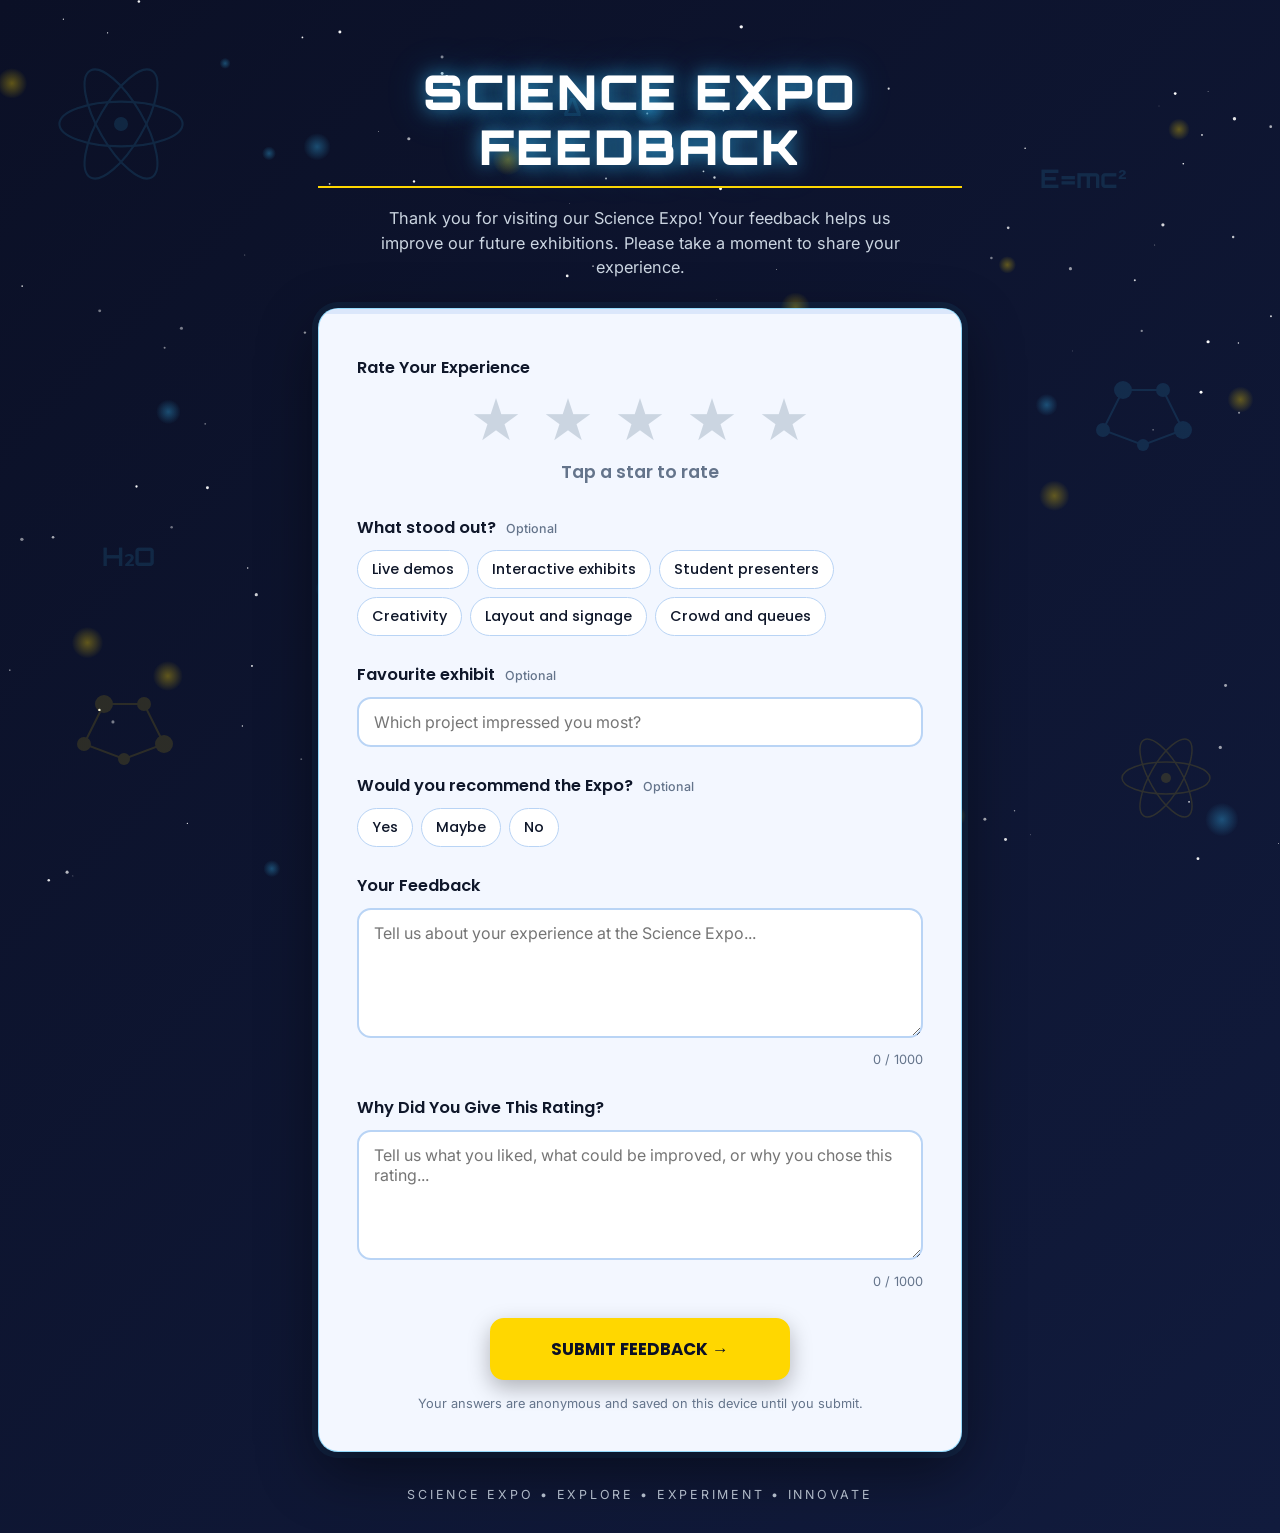
<file: science-expo/science-expo/index.html>
<!DOCTYPE html>
<html lang="en">
<head>
<meta charset="UTF-8">
<meta name="viewport" content="width=device-width, initial-scale=1">
<title>Science Expo Feedback</title>
<meta name="description" content="Share your feedback about the college Science Expo.">
<meta name="theme-color" content="#0B1026">
<link rel="preconnect" href="https://fonts.googleapis.com">
<link rel="preconnect" href="https://fonts.gstatic.com" crossorigin>
<link href="https://fonts.googleapis.com/css2?family=Inter:wght@400;500&family=Orbitron:wght@700;800;900&family=Poppins:wght@500;600;700&display=swap" rel="stylesheet">
<link rel="stylesheet" href="style.css">
</head>
<body data-page="form">
<canvas id="sky" aria-hidden="true"></canvas>
<div class="deco" aria-hidden="true">
  <svg class="atom a1" viewBox="0 0 100 100"><g fill="none" stroke="currentColor" stroke-width="1.5"><ellipse cx="50" cy="50" rx="44" ry="16"/><ellipse cx="50" cy="50" rx="44" ry="16" transform="rotate(60 50 50)"/><ellipse cx="50" cy="50" rx="44" ry="16" transform="rotate(120 50 50)"/></g><circle cx="50" cy="50" r="5" fill="currentColor"/></svg>
  <svg class="atom a2" viewBox="0 0 100 100"><g fill="none" stroke="currentColor" stroke-width="1.5"><ellipse cx="50" cy="50" rx="44" ry="16"/><ellipse cx="50" cy="50" rx="44" ry="16" transform="rotate(60 50 50)"/><ellipse cx="50" cy="50" rx="44" ry="16" transform="rotate(120 50 50)"/></g><circle cx="50" cy="50" r="5" fill="currentColor"/></svg>
  <svg class="mol m1" viewBox="0 0 120 100"><g stroke="currentColor" stroke-width="2"><path d="M20 70 40 30 80 30 100 70 60 85Z" fill="none"/></g><g fill="currentColor"><circle cx="20" cy="70" r="7"/><circle cx="40" cy="30" r="9"/><circle cx="80" cy="30" r="7"/><circle cx="100" cy="70" r="9"/><circle cx="60" cy="85" r="6"/></g></svg>
  <svg class="mol m2" viewBox="0 0 120 100"><g stroke="currentColor" stroke-width="2"><path d="M20 70 40 30 80 30 100 70 60 85Z" fill="none"/></g><g fill="currentColor"><circle cx="20" cy="70" r="7"/><circle cx="40" cy="30" r="9"/><circle cx="80" cy="30" r="7"/><circle cx="100" cy="70" r="9"/><circle cx="60" cy="85" r="6"/></g></svg>
  <span class="sym s1">E=mc²</span><span class="sym s2">H₂O</span><span class="sym s3">π</span><span class="sym s4">Δ</span>
</div>

<main class="wrap">
  <header class="hero">
    <h1>Science Expo Feedback</h1>
    <p class="lead">Thank you for visiting our Science Expo! Your feedback helps us improve our future exhibitions. Please take a moment to share your experience.</p>
  </header>

  <form id="fb" class="card" novalidate autocomplete="off">
    <div class="progress" aria-hidden="true"><i id="bar"></i></div>

    <fieldset class="field" id="f-rating">
      <legend>Rate Your Experience</legend>
      <div class="stars" id="stars" role="radiogroup" aria-label="Rate your experience from 1 to 5 stars" aria-describedby="rating-text err-rating">
        <button type="button" role="radio" aria-checked="false" aria-label="1 star, Poor" data-v="1" tabindex="0">★</button>
        <button type="button" role="radio" aria-checked="false" aria-label="2 stars, Fair" data-v="2" tabindex="-1">★</button>
        <button type="button" role="radio" aria-checked="false" aria-label="3 stars, Good" data-v="3" tabindex="-1">★</button>
        <button type="button" role="radio" aria-checked="false" aria-label="4 stars, Very Good" data-v="4" tabindex="-1">★</button>
        <button type="button" role="radio" aria-checked="false" aria-label="5 stars, Excellent" data-v="5" tabindex="-1">★</button>
      </div>
      <p id="rating-text" class="rating-text" aria-live="polite">Tap a star to rate</p>
      <p class="err" id="err-rating" role="alert"></p>
    </fieldset>

    <fieldset class="field">
      <legend>What stood out? <span class="opt">Optional</span></legend>
      <div class="chips" id="chips">
        <label><input type="checkbox" value="Live demos"><span>Live demos</span></label>
        <label><input type="checkbox" value="Interactive exhibits"><span>Interactive exhibits</span></label>
        <label><input type="checkbox" value="Student presenters"><span>Student presenters</span></label>
        <label><input type="checkbox" value="Creativity"><span>Creativity</span></label>
        <label><input type="checkbox" value="Layout and signage"><span>Layout and signage</span></label>
        <label><input type="checkbox" value="Crowd and queues"><span>Crowd and queues</span></label>
      </div>
    </fieldset>

    <div class="field">
      <label for="exhibit">Favourite exhibit <span class="opt">Optional</span></label>
      <input id="exhibit" name="favourite_exhibit" type="text" maxlength="80" placeholder="Which project impressed you most?">
    </div>

    <fieldset class="field">
      <legend>Would you recommend the Expo? <span class="opt">Optional</span></legend>
      <div class="seg" id="reco">
        <label><input type="radio" name="recommend" value="Yes"><span>Yes</span></label>
        <label><input type="radio" name="recommend" value="Maybe"><span>Maybe</span></label>
        <label><input type="radio" name="recommend" value="No"><span>No</span></label>
      </div>
    </fieldset>

    <div class="field">
      <label for="feedback">Your Feedback</label>
      <textarea id="feedback" name="feedback" rows="5" maxlength="1000" placeholder="Tell us about your experience at the Science Expo..." aria-describedby="err-feedback"></textarea>
      <div class="meta"><p class="err" id="err-feedback" role="alert"></p><span class="count" id="c-feedback">0 / 1000</span></div>
    </div>

    <div class="field">
      <label for="reason">Why Did You Give This Rating?</label>
      <textarea id="reason" name="reason" rows="5" maxlength="1000" placeholder="Tell us what you liked, what could be improved, or why you chose this rating..." aria-describedby="err-reason"></textarea>
      <div class="meta"><p class="err" id="err-reason" role="alert"></p><span class="count" id="c-reason">0 / 1000</span></div>
    </div>

    <input type="text" name="_gotcha" class="hp" tabindex="-1" autocomplete="off" aria-hidden="true">

    <p class="err form-err" id="err-form" role="alert"></p>
    <button type="submit" class="btn" id="submit"><span class="lbl">SUBMIT FEEDBACK →</span><span class="spin" aria-hidden="true"></span></button>
    <p class="note">Your answers are anonymous and saved on this device until you submit.</p>
  </form>

  <footer>SCIENCE EXPO • EXPLORE • EXPERIMENT • INNOVATE</footer>
</main>
<script src="script.js"></script>
</body>
</html>
</file>
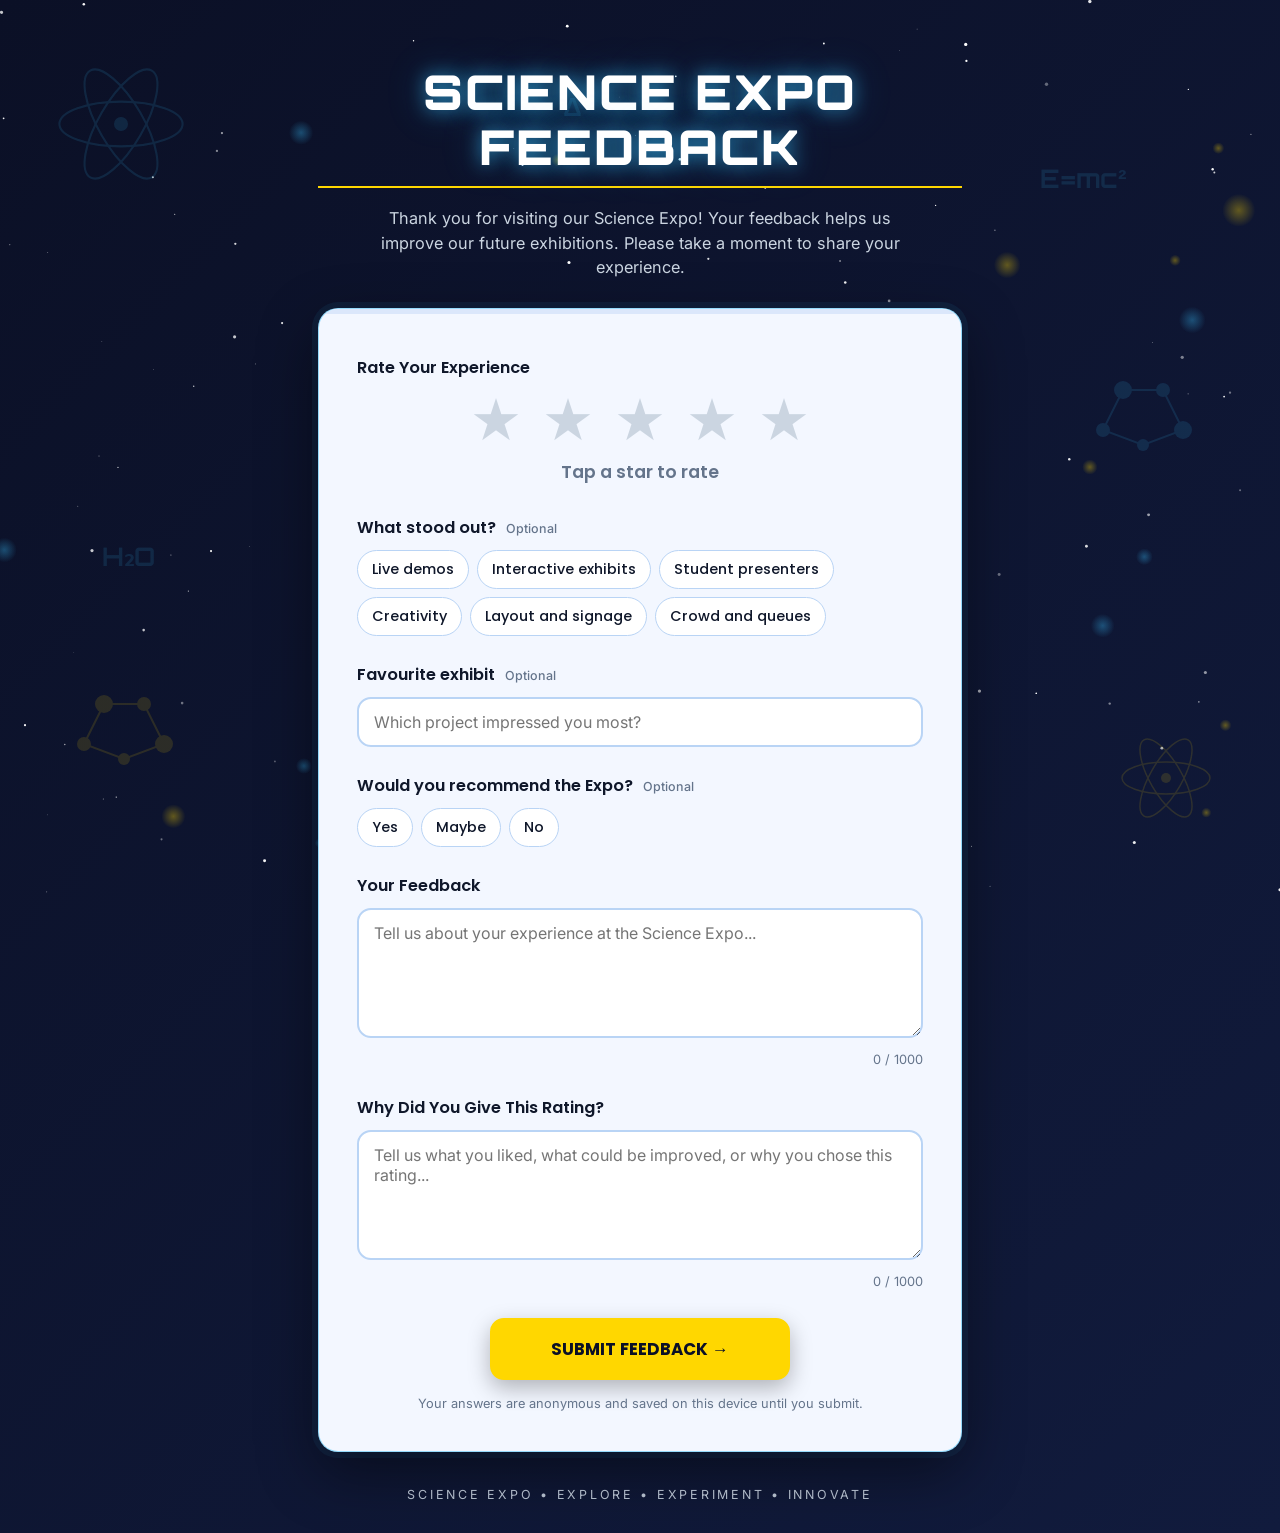
<file: science-expo/science-expo/thankyou.html>
<!DOCTYPE html>
<html lang="en">
<head>
<meta charset="UTF-8">
<meta name="viewport" content="width=device-width, initial-scale=1">
<title>Thank You | Science Expo Feedback</title>
<meta name="theme-color" content="#0B1026">
<link rel="preconnect" href="https://fonts.googleapis.com">
<link rel="preconnect" href="https://fonts.gstatic.com" crossorigin>
<link href="https://fonts.googleapis.com/css2?family=Inter:wght@400;500&family=Orbitron:wght@700;800;900&family=Poppins:wght@500;600;700&display=swap" rel="stylesheet">
<link rel="stylesheet" href="style.css">
</head>
<body data-page="thanks">
<canvas id="sky" aria-hidden="true"></canvas>
<div class="deco" aria-hidden="true">
  <svg class="atom a1" viewBox="0 0 100 100"><g fill="none" stroke="currentColor" stroke-width="1.5"><ellipse cx="50" cy="50" rx="44" ry="16"/><ellipse cx="50" cy="50" rx="44" ry="16" transform="rotate(60 50 50)"/><ellipse cx="50" cy="50" rx="44" ry="16" transform="rotate(120 50 50)"/></g><circle cx="50" cy="50" r="5" fill="currentColor"/></svg>
  <svg class="atom a2" viewBox="0 0 100 100"><g fill="none" stroke="currentColor" stroke-width="1.5"><ellipse cx="50" cy="50" rx="44" ry="16"/><ellipse cx="50" cy="50" rx="44" ry="16" transform="rotate(60 50 50)"/><ellipse cx="50" cy="50" rx="44" ry="16" transform="rotate(120 50 50)"/></g><circle cx="50" cy="50" r="5" fill="currentColor"/></svg>
  <span class="sym s1">E=mc²</span><span class="sym s2">H₂O</span><span class="sym s3">π</span><span class="sym s4">Δ</span>
</div>
<main class="wrap thanks">
  <h1 class="ty" id="ty">THANK YOU!</h1>
  <h2 class="ty-sub">YOUR FEEDBACK HAS BEEN SUCCESSFULLY SUBMITTED.</h2>
  <p class="ty-msg">We appreciate your time and valuable feedback. Your response will help make our next Science Expo even better!</p>
  <a class="btn ghost" href="index.html">← BACK TO HOME</a>
</main>
<script src="script.js"></script>
</body>
</html>
</file>
<file: science-expo/science-expo/style.css>
:root{--navy:#0B1026;--b1:#111B3D;--b2:#202A56;--gold:#FFD700;--blue:#38BDF8;--grey:#CBD5E1;--ink:#0F172A;--card:#F3F7FF;--err:#C81E3C}
*{box-sizing:border-box;margin:0}
html{scroll-behavior:smooth}
body{min-height:100vh;color:#fff;font-family:Inter,system-ui,sans-serif;background:linear-gradient(135deg,var(--navy),var(--b1),var(--b2),var(--b1));background-size:300% 300%;animation:drift 24s ease infinite;overflow-x:hidden;line-height:1.5}
@keyframes drift{50%{background-position:100% 100%}}
#sky{position:fixed;inset:0;width:100%;height:100%;z-index:0;pointer-events:none}
.deco{position:fixed;inset:0;z-index:0;pointer-events:none;color:var(--blue);overflow:hidden}
.deco>*{position:absolute;opacity:.13}
.atom{width:140px;animation:spin 40s linear infinite}.a1{top:6%;left:4%}.a2{bottom:8%;right:5%;width:100px;color:var(--gold);animation-direction:reverse}
.mol{width:120px;animation:float 14s ease-in-out infinite}.m1{top:40%;right:6%}.m2{bottom:14%;left:5%;color:var(--gold);animation-delay:-6s}
.sym{font:700 1.6rem Orbitron,sans-serif;animation:float 12s ease-in-out infinite}.s1{top:18%;right:12%}.s2{top:60%;left:8%;animation-delay:-3s}.s3{bottom:6%;left:40%;font-size:2.4rem;animation-delay:-7s}.s4{top:10%;left:44%;animation-delay:-5s}
@keyframes spin{to{transform:rotate(360deg)}}
@keyframes float{50%{transform:translateY(-22px)}}
.wrap{position:relative;z-index:1;max-width:680px;margin:0 auto;padding:clamp(28px,6vw,64px) 18px 28px}
.hero{text-align:center;margin-bottom:28px;animation:rise .9s ease both}
h1{font:900 clamp(1.7rem,6.4vw,3rem)/1.15 Orbitron,sans-serif;text-transform:uppercase;letter-spacing:.04em;text-shadow:0 0 18px rgba(56,189,248,.65),0 0 40px rgba(56,189,248,.3);display:inline-block;padding-bottom:12px;border-bottom:2px solid var(--gold)}
.lead{margin:18px auto 0;max-width:56ch;color:var(--grey);font-size:1.02rem}
@keyframes rise{from{opacity:0;transform:translateY(24px)}}
.card{position:relative;background:var(--card);color:var(--ink);border:1px solid rgba(56,189,248,.5);border-radius:20px;padding:clamp(22px,5vw,38px);box-shadow:0 20px 60px rgba(0,0,0,.45),0 0 0 6px rgba(56,189,248,.07);animation:rise .9s .15s ease both;overflow:hidden}
.progress{position:absolute;top:0;left:0;right:0;height:5px;background:#dbe7fb}
.progress i{display:block;height:100%;width:0;background:linear-gradient(90deg,var(--blue),var(--gold));transition:width .4s ease}
.field{border:0;padding:0;margin:0 0 26px;min-width:0}
.field:first-of-type{margin-top:8px}
label,legend{font:600 1.02rem Poppins,sans-serif;display:block;margin-bottom:10px;padding:0}
.opt{font:500 .78rem Inter,sans-serif;color:#64748b;margin-left:6px}
.stars{display:flex;justify-content:center;gap:clamp(4px,2vw,12px);position:relative}
.stars button{background:none;border:0;cursor:pointer;font-size:clamp(2.6rem,12vw,3.6rem);line-height:1;color:var(--grey);padding:2px 4px;border-radius:12px;transition:color .25s,transform .2s,text-shadow .25s;touch-action:manipulation}
.stars button:hover{transform:scale(1.18)}
.stars button.on{color:var(--gold);text-shadow:0 0 14px rgba(255,215,0,.75)}
.stars button.pop{animation:pop .5s cubic-bezier(.3,1.6,.5,1)}
@keyframes pop{0%{transform:scale(1)}40%{transform:scale(1.5) rotate(-12deg)}100%{transform:scale(1)}}
:focus-visible{outline:3px solid var(--blue);outline-offset:3px}
.spark{position:absolute;width:8px;height:8px;border-radius:50%;background:var(--gold);box-shadow:0 0 8px var(--gold);pointer-events:none;animation:spark .8s ease-out forwards}
@keyframes spark{to{transform:translate(var(--dx),var(--dy)) scale(0);opacity:0}}
.rating-text{text-align:center;margin-top:8px;font:600 1.1rem Poppins,sans-serif;color:#64748b;min-height:1.7em;transition:color .3s}
.rating-text.set{color:#b8860b}
.chips,.seg{display:flex;flex-wrap:wrap;gap:8px}
.chips input,.seg input{position:absolute;opacity:0;pointer-events:none}
.chips label,.seg label{margin:0;font:500 .9rem Poppins,sans-serif}
.chips span,.seg span{display:block;padding:8px 14px;border:1.5px solid #b9d4f5;border-radius:999px;background:#fff;cursor:pointer;transition:all .2s}
.chips span:hover,.seg span:hover{border-color:var(--blue)}
.chips input:checked+span,.seg input:checked+span{background:var(--ink);color:var(--gold);border-color:var(--ink)}
.chips input:focus-visible+span,.seg input:focus-visible+span{outline:3px solid var(--blue);outline-offset:2px}
input[type=text],textarea{width:100%;font:400 1rem Inter,sans-serif;color:var(--ink);background:#fff;border:2px solid #b9d4f5;border-radius:14px;padding:13px 15px;transition:border-color .25s,box-shadow .25s}
textarea{resize:vertical;min-height:130px}
input[type=text]:focus,textarea:focus{outline:0;border-color:var(--blue);box-shadow:0 0 0 4px rgba(56,189,248,.25),0 0 22px rgba(56,189,248,.3)}
.invalid{border-color:var(--err)!important}
.meta{display:flex;justify-content:space-between;gap:12px;margin-top:6px}
.count{font-size:.8rem;color:#64748b;white-space:nowrap;margin-left:auto}
.err{color:var(--err);font-size:.88rem;font-weight:500;min-height:0}
.form-err{text-align:center;margin-bottom:12px}
.hp{position:absolute;left:-9999px;width:1px;height:1px}
.btn{display:flex;align-items:center;justify-content:center;gap:10px;margin:0 auto;font:700 1.05rem Poppins,sans-serif;background:var(--gold);color:var(--navy);border:2px solid var(--gold);border-radius:14px;padding:16px 36px;min-width:min(100%,300px);cursor:pointer;text-decoration:none;box-shadow:0 8px 22px rgba(0,0,0,.28);transition:transform .2s,box-shadow .25s,background .25s}
.btn:hover{transform:scale(1.045);box-shadow:0 0 28px rgba(255,215,0,.7),0 8px 22px rgba(0,0,0,.28)}
.btn:active{transform:scale(.97)}
.btn:disabled{cursor:wait;opacity:.85;transform:none}
.spin{display:none;width:18px;height:18px;border:3px solid rgba(11,16,38,.3);border-top-color:var(--navy);border-radius:50%;animation:spin .7s linear infinite}
.btn.loading .spin{display:block}
.note{text-align:center;color:#64748b;font-size:.8rem;margin-top:14px}
footer{text-align:center;margin-top:34px;color:var(--grey);font-size:.78rem;letter-spacing:.22em;opacity:.85}
.toast{position:fixed;left:50%;bottom:22px;transform:translate(-50%,40px);background:#fff;color:var(--ink);border-left:5px solid var(--gold);padding:12px 18px;border-radius:12px;box-shadow:0 10px 30px rgba(0,0,0,.4);opacity:0;transition:.35s;z-index:9;max-width:90vw;font-size:.9rem}
.toast.show{opacity:1;transform:translate(-50%,0)}
/* thank you */
.thanks{min-height:100vh;display:flex;flex-direction:column;align-items:center;justify-content:center;text-align:center;animation:fade .8s ease both}
@keyframes fade{from{opacity:0}}
.ty{font:900 clamp(2.8rem,15vw,7rem)/1 Orbitron,sans-serif;color:var(--gold);text-shadow:0 0 20px rgba(255,215,0,.55),0 0 60px rgba(255,215,0,.25);border:0;padding:0;letter-spacing:.03em;animation:zoom 1s .3s cubic-bezier(.2,1.2,.4,1) both}
@keyframes zoom{from{opacity:0;transform:scale(.5)}}
.ty-sub{font:600 clamp(.85rem,3.4vw,1.25rem) Poppins,sans-serif;margin:22px 0 14px;letter-spacing:.06em;animation:fade 1s 1.1s both}
.ty-msg{max-width:50ch;color:var(--grey);margin-bottom:34px;animation:fade 1s 1.4s both}
.ghost{background:rgba(11,16,38,.55);color:var(--gold);border-color:var(--gold);animation:fade 1s 1.7s both;min-width:0;box-shadow:none}
.ghost:hover{background:rgba(255,215,0,.12);color:#fff}
@media (max-width:520px){.deco .mol,.deco .s1,.deco .s4{display:none}}
@media (prefers-reduced-motion:reduce){*,*::before,*::after{animation:none!important;transition-duration:.01ms!important;scroll-behavior:auto!important}.deco>*{opacity:.08}}
</file>
